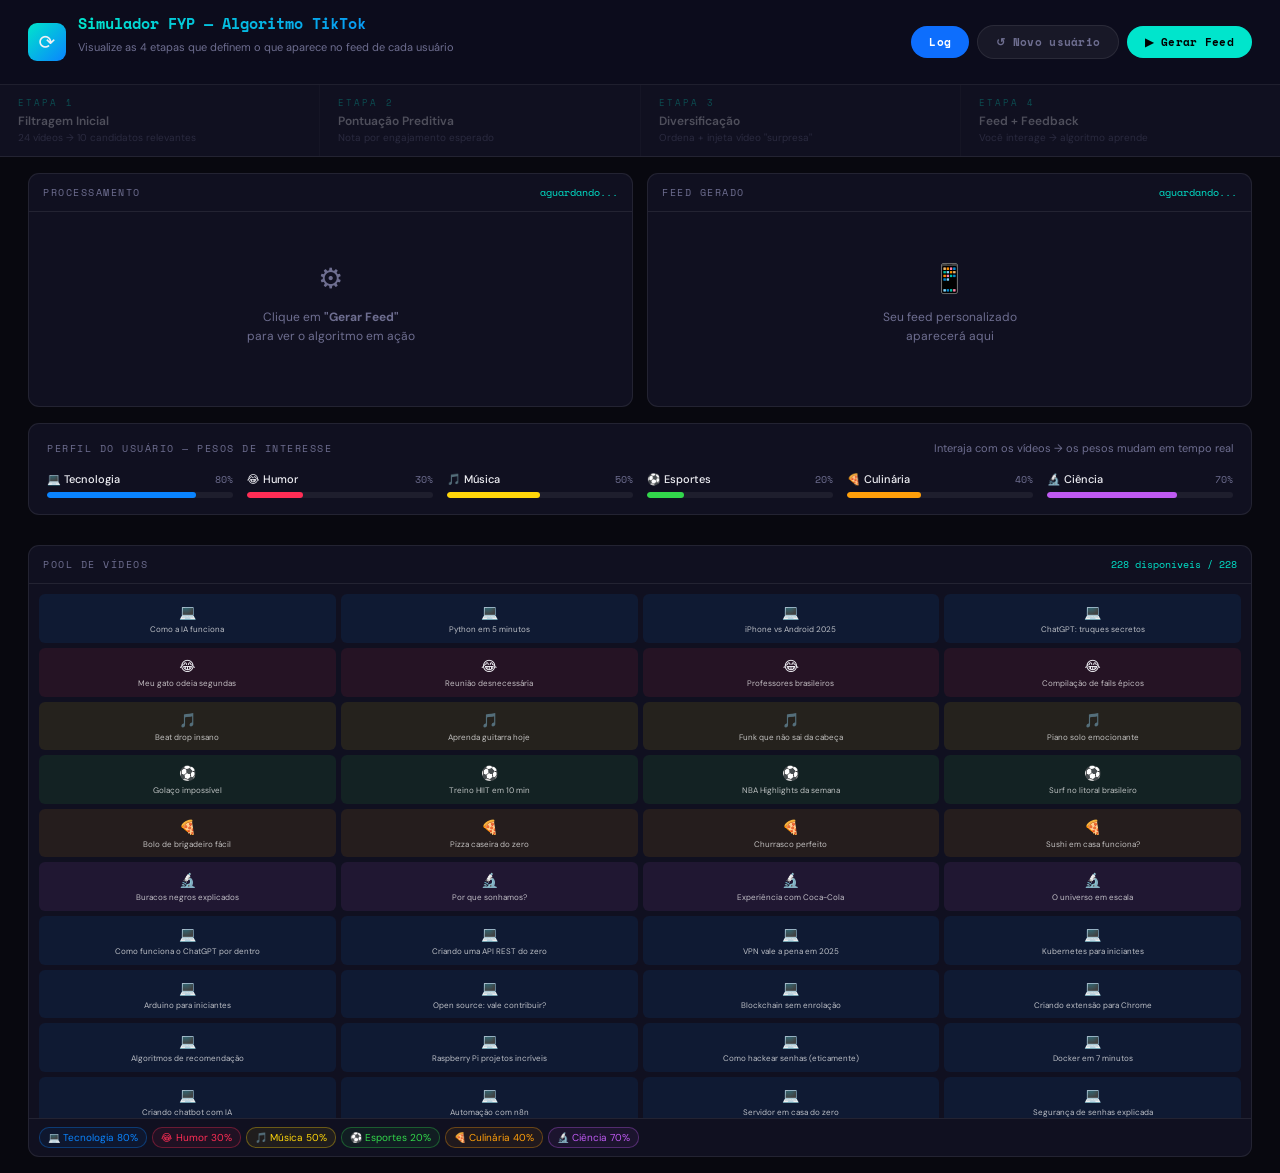
<file: simulador-fyp/index.html>
<!DOCTYPE html>
<html lang="pt-BR">

<head>
  <meta charset="UTF-8">
  <meta name="viewport" content="width=device-width, initial-scale=1.0">
  <title>Simulador FYP — Algoritmo TikTok</title>

  <!-- Fontes -->
  <link
    href="https://fonts.googleapis.com/css2?family=Space+Mono:wght@400;700&family=DM+Sans:wght@400;500;600&display=swap"
    rel="stylesheet">

  <link href="https://cdn.jsdelivr.net/npm/bootstrap@5.3.7/dist/css/bootstrap.min.css" rel="stylesheet">
  <!-- Estilos (ordem importa: variáveis primeiro) -->
  <link rel="stylesheet" href="css/variables.css">
  <link rel="stylesheet" href="css/header.css">
  <link rel="stylesheet" href="css/panels.css">
  <link rel="stylesheet" href="css/profile-log.css">


  <script src="https://cdn.jsdelivr.net/npm/bootstrap@5.3.7/dist/js/bootstrap.bundle.min.js">
  </script>
</head>

<body>

  <!-- ═══════════════════════ HEADER ═══════════════════════ -->
  <div class="top-section">
    <header class="hdr">
      <div class="brand">
        <div class="brand-icon">⟳</div>
        <div class="brand-text">
          <h1>Simulador FYP — Algoritmo TikTok</h1>
          <p>Visualize as 4 etapas que definem o que aparece no feed de cada usuário</p>
        </div>
      </div>
      <div class="hdr-btns">
        <button class="btn btn-primary" data-bs-toggle="offcanvas" href="#offcanvasExample" role="button" aria-controls="offcanvasExample">Log</button>
        <button class="btn btn-ghost" onclick="resetUser()">↺ Novo usuário</button>
        <button class="btn btn-sec" id="refreshBtn" onclick="runAlgorithm()">↺Atualizar feed</button>
        <button class="btn btn-run" id="runBtn" onclick="runAlgorithm()">▶ Gerar Feed</button>
      </div>
    </header>

    <!-- ═══════════════════════ BARRA DE ETAPAS ═══════════════════════ -->
    <div class="steps">
      <div class="step" id="step1">
        <div class="step-num">Etapa 1</div>
        <div class="step-ttl">Filtragem Inicial</div>
        <div class="step-dsc">24 vídeos → 10 candidatos relevantes</div>
      </div>
      <div class="step" id="step2">
        <div class="step-num">Etapa 2</div>
        <div class="step-ttl">Pontuação Preditiva</div>
        <div class="step-dsc">Nota por engajamento esperado</div>
      </div>
      <div class="step" id="step3">
        <div class="step-num">Etapa 3</div>
        <div class="step-ttl">Diversificação</div>
        <div class="step-dsc">Ordena + injeta vídeo "surpresa"</div>
      </div>
      <div class="step" id="step4">
        <div class="step-num">Etapa 4</div>
        <div class="step-ttl">Feed + Feedback</div>
        <div class="step-dsc">Você interage → algoritmo aprende</div>
      </div>
    </div>
  </div>

  <!-- ═══════════════════════ 3 PAINÉIS PRINCIPAIS ═══════════════════════ -->
  <div class="main grid2">

    <!-- Painel 2: Processamento -->
    <div class="panel">
      <div class="panel-hdr">
        <span class="panel-lbl">Processamento</span>
        <span class="panel-cnt" id="procMeta">aguardando...</span>
      </div>
      <div class="panel-body" id="procPanel">
        <div class="empty">
          <div class="ei">⚙️</div>
          <p>Clique em <strong>"Gerar Feed"</strong><br>para ver o algoritmo em ação</p>
        </div>
      </div>
    </div>

    <!-- Painel 3: Feed gerado -->
    <div class="panel">
      <div class="panel-hdr">
        <span class="panel-lbl">Feed Gerado</span>
        <span class="panel-cnt" id="feedMeta">aguardando...</span>
      </div>
      <div class="panel-body" id="feedPanel">
        <div class="empty">
          <div class="ei">📱</div>
          <p>Seu feed personalizado<br>aparecerá aqui</p>
        </div>
      </div>
    </div>
  </div>

  <!-- ═══════════════════════ PERFIL DO USUÁRIO ═══════════════════════ -->
  <div class="pro-sec">
    <div class="pro-panel">
      <div class="pro-hdr">
        <span class="pro-lbl">Perfil do Usuário — Pesos de Interesse</span>
        <span class="pro-hint">Interaja com os vídeos → os pesos mudam em tempo real</span>
      </div>
      <div class="int-grid" id="intGrid"></div>
    </div>
  </div>

  <div class="main grid1">
    <!-- Painel 1: Pool de vídeos -->
    <div class="panel">
      <div class="panel-hdr">
        <span class="panel-lbl">Pool de Vídeos</span>
        <span class="panel-cnt" id="poolMeta">24 vídeos</span>
      </div>
      <div class="panel-body">
        <div class="vgrid" id="vgrid"></div>
      </div>
      <div class="cat-leg" id="catLeg"></div>
    </div>
  </div>


  

  <div class="offcanvas offcanvas-start" tabindex="-1" id="offcanvasExample" aria-labelledby="offcanvasExampleLabel">

    <div class="offcanvas-body">
      <!-- ═══════════════════════ LOG DO ALGORITMO ═══════════════════════ -->
      <div>
        <div class="log-pan" id="logPanel">
          <span class="lm">// Log do algoritmo aparecerá aqui...</span>
        </div>
      </div>
    </div>
  </div>



  <!-- ═══════════════════════ SCRIPTS (ordem importa) ═══════════════════════ -->
  <!-- 1. Dados estáticos -->
  <script src="js/data.js"></script>
  <!-- 2. Estado mutável -->
  <script src="js/state.js"></script>
  <!-- 3. Algoritmo puro -->
  <script src="js/algorithm.js"></script>
  <!-- 4. Funções de renderização -->
  <script src="js/render.js"></script>
  <!-- 5. Interações e log -->
  <script src="js/interactions.js"></script>
  <!-- 6. Controlador principal (inicializa a app) -->
  <script src="js/main.js"></script>

</body>

</html>
</file>
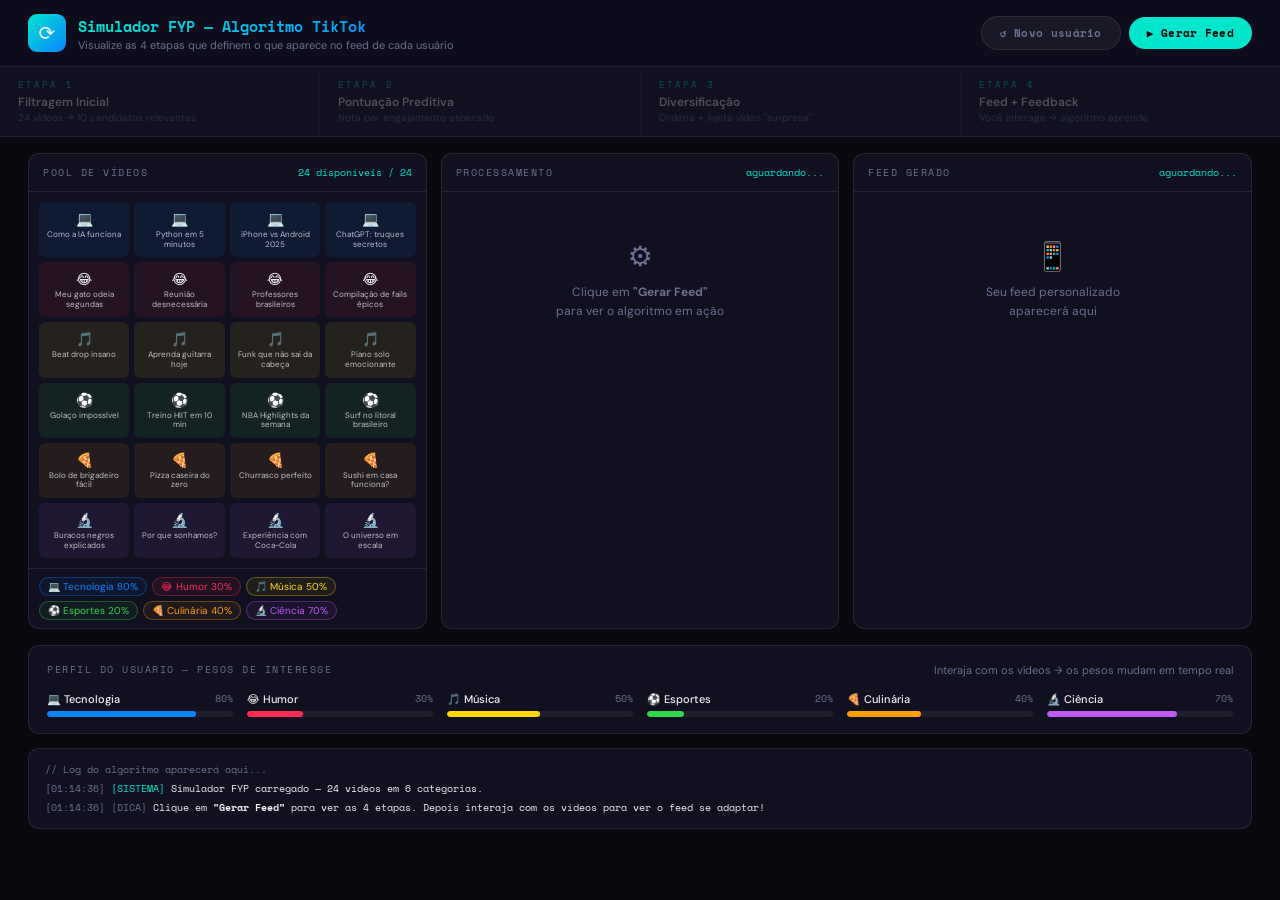
<file: simulador.html>
<!DOCTYPE html>
<html lang="pt-BR">
<head>
<meta charset="UTF-8">
<meta name="viewport" content="width=device-width, initial-scale=1.0">
<title>Simulador FYP — Algoritmo TikTok</title>
<link href="https://fonts.googleapis.com/css2?family=Space+Mono:wght@400;700&family=DM+Sans:wght@400;500;600&display=swap" rel="stylesheet">
<style>
:root {
  --bg: #08080f;
  --s1: #101020;
  --s2: #14142a;
  --border: rgba(255,255,255,0.08);
  --text: #f0f0f5;
  --muted: #6e6e90;
  --cyan: #00e5cc;
  --pink: #ff2d55;
  --gold: #ffd60a;
  --green: #32d74b;
  --orange: #ff9f0a;
  --blue: #0a84ff;
  --purple: #bf5af2;
  --mono: 'Space Mono', monospace;
  --body: 'DM Sans', ui-sans-serif, system-ui, sans-serif;
}
* { box-sizing: border-box; margin: 0; padding: 0; }
html { font-size: 14px; }
body { background: var(--bg); color: var(--text); font-family: var(--body); min-height: 100vh; }

/* HEADER */
.hdr {
  background: #0c0c1c;
  border-bottom: 1px solid var(--border);
  padding: 14px 28px;
  display: flex;
  align-items: center;
  justify-content: space-between;
  position: sticky;
  top: 0;
  z-index: 99;
}
.brand { display: flex; align-items: center; gap: 12px; }
.brand-icon {
  width: 38px; height: 38px;
  border-radius: 9px;
  background: linear-gradient(135deg, var(--cyan), var(--blue));
  display: flex; align-items: center; justify-content: center;
  font-size: 20px; flex-shrink: 0;
}
.brand-text h1 {
  font-family: var(--mono);
  font-size: 15px;
  font-weight: 700;
  background: linear-gradient(90deg, var(--cyan), var(--blue));
  -webkit-background-clip: text;
  -webkit-text-fill-color: transparent;
}
.brand-text p { font-size: 11px; color: var(--muted); margin-top: 1px; }
.hdr-btns { display: flex; gap: 8px; align-items: center; }
.btn {
  border: none; border-radius: 20px;
  font-family: var(--mono); font-size: 11px; font-weight: 700;
  cursor: pointer; padding: 8px 18px;
  transition: all 0.18s; letter-spacing: 0.3px;
}
.btn-ghost { background: rgba(255,255,255,0.05); color: var(--muted); border: 1px solid var(--border); }
.btn-ghost:hover { background: rgba(255,255,255,0.1); color: var(--text); }
.btn-sec { background: rgba(0,229,204,0.1); color: var(--cyan); border: 1px solid rgba(0,229,204,0.25); display: none; }
.btn-sec.show { display: block; }
.btn-sec:hover { background: rgba(0,229,204,0.18); }
.btn-run { background: var(--cyan); color: #000; }
.btn-run:hover { background: #00cfba; transform: scale(1.02); }
.btn-run:disabled { opacity: 0.4; cursor: not-allowed; transform: none; }

/* STEP BAR */
.steps {
  display: flex;
  background: var(--s1);
  border-bottom: 1px solid var(--border);
  overflow-x: auto;
}
.step {
  flex: 1; min-width: 170px;
  padding: 11px 18px;
  border-right: 1px solid var(--border);
  opacity: 0.28;
  transition: all 0.4s;
  position: relative;
}
.step:last-child { border-right: none; }
.step::after {
  content: '';
  position: absolute;
  bottom: 0; left: 0; right: 0;
  height: 2px;
  background: var(--cyan);
  transform: scaleX(0);
  transition: transform 0.4s;
}
.step.active { opacity: 1; background: rgba(0,229,204,0.04); }
.step.active::after { transform: scaleX(1); }
.step.done { opacity: 0.55; }
.step.done::after { transform: scaleX(1); background: rgba(0,229,204,0.3); }
.step-num { font-family: var(--mono); font-size: 9px; color: var(--cyan); letter-spacing: 2px; text-transform: uppercase; margin-bottom: 3px; }
.step-ttl { font-size: 12px; font-weight: 600; margin-bottom: 1px; }
.step-dsc { font-size: 10px; color: var(--muted); line-height: 1.4; }

/* MAIN GRID */
.main {
  display: grid;
  grid-template-columns: 1fr 1fr 1fr;
  gap: 14px;
  padding: 16px 28px;
}
@media (max-width: 1100px) { .main { grid-template-columns: 1fr; } }

/* PANEL */
.panel {
  background: var(--s1);
  border: 1px solid var(--border);
  border-radius: 11px;
  overflow: hidden;
  display: flex;
  flex-direction: column;
}
.panel-hdr {
  padding: 11px 14px;
  border-bottom: 1px solid var(--border);
  display: flex; align-items: center; justify-content: space-between;
  flex-shrink: 0;
}
.panel-lbl { font-family: var(--mono); font-size: 10px; color: var(--muted); letter-spacing: 1.5px; text-transform: uppercase; }
.panel-cnt { font-family: var(--mono); font-size: 10px; color: var(--cyan); }
.panel-body { padding: 10px; overflow-y: auto; flex: 1; max-height: 490px; }

/* VIDEO GRID */
.vgrid { display: grid; grid-template-columns: repeat(4,1fr); gap: 5px; }
.vchip {
  border-radius: 6px; padding: 7px 5px; text-align: center;
  transition: all 0.5s; position: relative;
  border: 1px solid transparent; cursor: help;
}
.vchip.dim { opacity: 0.09; filter: grayscale(0.9); }
.vchip.hi  { border-color: rgba(255,255,255,0.18); }
.vchip .icon { font-size: 14px; display: block; margin-bottom: 2px; }
.vchip .vtit { font-size: 8px; color: rgba(255,255,255,0.72); line-height: 1.2; overflow: hidden; display: -webkit-box; -webkit-line-clamp: 2; -webkit-box-orient: vertical; }
.vchip .vseen { font-size: 7px; color: rgba(255,255,255,0.28); margin-top: 2px; }

/* CATEGORY LEGEND */
.cat-leg { display: flex; flex-wrap: wrap; gap: 5px; padding: 8px 10px; border-top: 1px solid var(--border); flex-shrink: 0; }
.cat-pill { font-size: 10px; padding: 2px 8px; border-radius: 10px; border: 1px solid; }

/* CANDIDATE LIST */
.clist { display: flex; flex-direction: column; gap: 7px; }
.ccard {
  background: var(--s2); border: 1px solid var(--border); border-radius: 8px;
  padding: 9px 11px; display: flex; align-items: center; gap: 9px;
  animation: slIn 0.3s ease both;
}
@keyframes slIn { from { opacity:0; transform:translateX(-8px); } to { opacity:1; transform:translateX(0); } }
.ccard .icon { font-size: 18px; flex-shrink: 0; }
.cinfo { flex:1; min-width:0; }
.ctit { font-size: 11px; font-weight: 500; white-space: nowrap; overflow: hidden; text-overflow: ellipsis; }
.cmeta { font-size: 10px; color: var(--muted); margin-top: 1px; }
.swrap { flex-shrink: 0; width: 64px; }
.snum { font-family: var(--mono); font-size: 10px; color: var(--cyan); text-align: right; margin-bottom: 2px; }
.strk { height: 3px; background: rgba(255,255,255,0.08); border-radius: 2px; overflow: hidden; }
.sfil { height: 100%; border-radius: 2px; transition: width 0.8s ease; }

/* FEED */
.flist { display: flex; flex-direction: column; gap: 9px; }
.fcard {
  background: var(--s2); border: 1px solid var(--border); border-radius: 9px;
  padding: 11px; animation: fdUp 0.4s ease both; transition: opacity 0.3s;
}
@keyframes fdUp { from { opacity:0; transform:translateY(8px); } to { opacity:1; transform:translateY(0); } }
.fcard.disc { border-color: rgba(255,214,10,0.3); background: rgba(255,214,10,0.03); }
.fcard.used { opacity: 0.45; }
.fcrd-top { display: flex; align-items: flex-start; gap: 9px; margin-bottom: 9px; }
.fcard .icon { font-size: 22px; flex-shrink: 0; }
.finf { flex:1; min-width:0; }
.ftit { font-size: 12px; font-weight: 600; margin-bottom: 2px; white-space: nowrap; overflow: hidden; text-overflow: ellipsis; }
.fcrt { font-size: 10px; color: var(--muted); }
.frt { display:flex; flex-direction:column; align-items:flex-end; gap:3px; flex-shrink:0; }
.fpts { font-family: var(--mono); font-size: 10px; color: var(--cyan); }
.fpill { font-size: 9px; padding: 1px 7px; border-radius: 8px; font-weight: 600; }
.fpill-r { background: rgba(0,229,204,0.1); color: var(--cyan); border: 1px solid rgba(0,229,204,0.2); }
.fpill-d { background: rgba(255,214,10,0.12); color: var(--gold); border: 1px solid rgba(255,214,10,0.25); }
.faction { display: flex; gap: 5px; }
.abtn {
  flex: 1; padding: 5px;
  border-radius: 5px; border: 1px solid var(--border);
  background: transparent; color: var(--muted);
  font-size: 10px; cursor: pointer;
  transition: all 0.15s; font-family: var(--body); font-weight: 500;
}
.abtn:hover { background: var(--s1); }
.abtn.wa:hover { border-color: var(--green); color: var(--green); }
.abtn.li:hover { border-color: var(--pink); color: var(--pink); }
.abtn.sk:hover { border-color: var(--orange); color: var(--orange); }
.abtn:disabled { opacity: 0.3; cursor: not-allowed; }

/* PROFILE */
.pro-sec { padding: 0 28px 14px; }
.pro-panel { background: var(--s1); border: 1px solid var(--border); border-radius: 11px; padding: 16px 18px; }
.pro-hdr { display: flex; align-items: center; justify-content: space-between; margin-bottom: 14px; }
.pro-lbl { font-family: var(--mono); font-size: 10px; color: var(--muted); letter-spacing: 1.5px; text-transform: uppercase; }
.pro-hint { font-size: 11px; color: var(--muted); }
.int-grid { display: grid; grid-template-columns: repeat(6,1fr); gap: 14px; }
@media (max-width: 900px) { .int-grid { grid-template-columns: repeat(3,1fr); } }
.int-lbl { display: flex; align-items: center; justify-content: space-between; margin-bottom: 5px; }
.int-nm { font-size: 11px; font-weight: 500; }
.int-pct { font-family: var(--mono); font-size: 10px; color: var(--muted); }
.int-trk { height: 6px; background: rgba(255,255,255,0.06); border-radius: 3px; overflow: hidden; }
.int-fil { height: 100%; border-radius: 3px; transition: width 0.5s ease; }

/* LOG */
.log-sec { padding: 0 28px 28px; }
.log-pan {
  background: var(--s1); border: 1px solid var(--border); border-radius: 11px;
  padding: 11px 16px; font-family: var(--mono); font-size: 10px;
  max-height: 112px; overflow-y: auto; line-height: 1.9;
}
.log-line { animation: lf 0.25s ease; }
@keyframes lf { from { opacity:0; } to { opacity:1; } }
.lc { color: var(--cyan); }
.lp { color: var(--pink); }
.lg { color: var(--green); }
.lo { color: var(--gold); }
.lm { color: var(--muted); }

/* EMPTY STATE */
.empty { text-align: center; padding: 36px 16px; color: var(--muted); }
.empty .ei { font-size: 28px; margin-bottom: 8px; }
.empty p { font-size: 12px; line-height: 1.6; }

::-webkit-scrollbar { width: 3px; height: 3px; }
::-webkit-scrollbar-track { background: transparent; }
::-webkit-scrollbar-thumb { background: rgba(255,255,255,0.1); border-radius: 2px; }
</style>
</head>
<body>

<!-- HEADER -->
<header class="hdr">
  <div class="brand">
    <div class="brand-icon">⟳</div>
    <div class="brand-text">
      <h1>Simulador FYP — Algoritmo TikTok</h1>
      <p>Visualize as 4 etapas que definem o que aparece no feed de cada usuário</p>
    </div>
  </div>
  <div class="hdr-btns">
    <button class="btn btn-ghost" onclick="resetUser()">↺ Novo usuário</button>
    <button class="btn btn-sec" id="refreshBtn" onclick="runAlgorithm()">↺ Atualizar feed</button>
    <button class="btn btn-run" id="runBtn" onclick="runAlgorithm()">▶ Gerar Feed</button>
  </div>
</header>

<!-- STEPS BAR -->
<div class="steps">
  <div class="step" id="step1">
    <div class="step-num">Etapa 1</div>
    <div class="step-ttl">Filtragem Inicial</div>
    <div class="step-dsc">24 vídeos → 10 candidatos relevantes</div>
  </div>
  <div class="step" id="step2">
    <div class="step-num">Etapa 2</div>
    <div class="step-ttl">Pontuação Preditiva</div>
    <div class="step-dsc">Nota por engajamento esperado</div>
  </div>
  <div class="step" id="step3">
    <div class="step-num">Etapa 3</div>
    <div class="step-ttl">Diversificação</div>
    <div class="step-dsc">Ordena + injeta vídeo "surpresa"</div>
  </div>
  <div class="step" id="step4">
    <div class="step-num">Etapa 4</div>
    <div class="step-ttl">Feed + Feedback</div>
    <div class="step-dsc">Você interage → algoritmo aprende</div>
  </div>
</div>

<!-- MAIN 3 COLUMNS -->
<div class="main">
  <!-- POOL -->
  <div class="panel">
    <div class="panel-hdr">
      <span class="panel-lbl">Pool de Vídeos</span>
      <span class="panel-cnt" id="poolMeta">24 vídeos</span>
    </div>
    <div class="panel-body">
      <div class="vgrid" id="vgrid"></div>
    </div>
    <div class="cat-leg" id="catLeg"></div>
  </div>

  <!-- PROCESSING -->
  <div class="panel">
    <div class="panel-hdr">
      <span class="panel-lbl">Processamento</span>
      <span class="panel-cnt" id="procMeta">aguardando...</span>
    </div>
    <div class="panel-body" id="procPanel">
      <div class="empty">
        <div class="ei">⚙️</div>
        <p>Clique em <strong>"Gerar Feed"</strong><br>para ver o algoritmo em ação</p>
      </div>
    </div>
  </div>

  <!-- FEED -->
  <div class="panel">
    <div class="panel-hdr">
      <span class="panel-lbl">Feed Gerado</span>
      <span class="panel-cnt" id="feedMeta">aguardando...</span>
    </div>
    <div class="panel-body" id="feedPanel">
      <div class="empty">
        <div class="ei">📱</div>
        <p>Seu feed personalizado<br>aparecerá aqui</p>
      </div>
    </div>
  </div>
</div>

<!-- USER PROFILE -->
<div class="pro-sec">
  <div class="pro-panel">
    <div class="pro-hdr">
      <span class="pro-lbl">Perfil do Usuário — Pesos de Interesse</span>
      <span class="pro-hint">Interaja com os vídeos → os pesos mudam em tempo real</span>
    </div>
    <div class="int-grid" id="intGrid"></div>
  </div>
</div>

<!-- LOG -->
<div class="log-sec">
  <div class="log-pan" id="logPanel">
    <span class="lm">// Log do algoritmo aparecerá aqui...</span>
  </div>
</div>

<script>
// ═══════════════════════════════════════════════════
// DATA
// ═══════════════════════════════════════════════════
const CATS = {
  tech:    { label:'Tecnologia', icon:'💻', color:'#0a84ff' },
  humor:   { label:'Humor',      icon:'😂', color:'#ff2d55' },
  music:   { label:'Música',     icon:'🎵', color:'#ffd60a' },
  sports:  { label:'Esportes',   icon:'⚽', color:'#32d74b' },
  food:    { label:'Culinária',  icon:'🍕', color:'#ff9f0a' },
  science: { label:'Ciência',    icon:'🔬', color:'#bf5af2' },
};

const VIDEOS = [
  {id:1, title:'Como a IA funciona',         cat:'tech',    cr:0.78, lr:0.12, rr:0.22, creator:'TechBrasil'},
  {id:2, title:'Python em 5 minutos',        cat:'tech',    cr:0.82, lr:0.09, rr:0.18, creator:'CodeNinja'},
  {id:3, title:'iPhone vs Android 2025',     cat:'tech',    cr:0.65, lr:0.14, rr:0.10, creator:'GadgetBr'},
  {id:4, title:'ChatGPT: truques secretos',  cat:'tech',    cr:0.90, lr:0.20, rr:0.35, creator:'AItips'},
  {id:5, title:'Meu gato odeia segundas',    cat:'humor',   cr:0.95, lr:0.35, rr:0.60, creator:'PetComedy'},
  {id:6, title:'Reunião desnecessária',      cat:'humor',   cr:0.88, lr:0.28, rr:0.45, creator:'OfficeLife'},
  {id:7, title:'Professores brasileiros',    cat:'humor',   cr:0.92, lr:0.40, rr:0.55, creator:'EscolaCaos'},
  {id:8, title:'Compilação de fails épicos', cat:'humor',   cr:0.75, lr:0.22, rr:0.30, creator:'FailZone'},
  {id:9, title:'Beat drop insano',           cat:'music',   cr:0.70, lr:0.18, rr:0.40, creator:'BeatMaker'},
  {id:10,title:'Aprenda guitarra hoje',      cat:'music',   cr:0.55, lr:0.08, rr:0.15, creator:'GuitarPro'},
  {id:11,title:'Funk que não sai da cabeça', cat:'music',   cr:0.85, lr:0.30, rr:0.65, creator:'FunkBr'},
  {id:12,title:'Piano solo emocionante',     cat:'music',   cr:0.60, lr:0.15, rr:0.20, creator:'PianoVibe'},
  {id:13,title:'Golaço impossível',          cat:'sports',  cr:0.92, lr:0.38, rr:0.70, creator:'FutebolBr'},
  {id:14,title:'Treino HIIT em 10 min',      cat:'sports',  cr:0.48, lr:0.10, rr:0.12, creator:'FitBrasil'},
  {id:15,title:'NBA Highlights da semana',   cat:'sports',  cr:0.72, lr:0.20, rr:0.30, creator:'BasqueteBr'},
  {id:16,title:'Surf no litoral brasileiro', cat:'sports',  cr:0.80, lr:0.25, rr:0.38, creator:'SurfLife'},
  {id:17,title:'Bolo de brigadeiro fácil',   cat:'food',    cr:0.85, lr:0.22, rr:0.28, creator:'DoceVida'},
  {id:18,title:'Pizza caseira do zero',      cat:'food',    cr:0.78, lr:0.18, rr:0.20, creator:'ChefHome'},
  {id:19,title:'Churrasco perfeito',         cat:'food',    cr:0.90, lr:0.32, rr:0.42, creator:'AsadorBr'},
  {id:20,title:'Sushi em casa funciona?',    cat:'food',    cr:0.68, lr:0.15, rr:0.18, creator:'JaponêsAqui'},
  {id:21,title:'Buracos negros explicados',  cat:'science', cr:0.72, lr:0.16, rr:0.25, creator:'AstroFísica'},
  {id:22,title:'Por que sonhamos?',          cat:'science', cr:0.80, lr:0.19, rr:0.30, creator:'NeuroLab'},
  {id:23,title:'Experiência com Coca-Cola',  cat:'science', cr:0.88, lr:0.28, rr:0.50, creator:'QuímicaMais'},
  {id:24,title:'O universo em escala',       cat:'science', cr:0.65, lr:0.14, rr:0.22, creator:'CosmosTV'},
];

let user = {
  interests: {tech:0.80, humor:0.30, music:0.50, sports:0.20, food:0.40, science:0.70},
  history: new Set(),
};

let running = false;

// ═══════════════════════════════════════════════════
// ALGORITHM (4 STEPS)
// ═══════════════════════════════════════════════════

// STEP 1 — Collaborative filtering + history filtering
function step1(videos, user) {
  const eligible = videos.filter(v => !user.history.has(v.id));
  return eligible
    .map(v => ({
      ...v,
      relevance: user.interests[v.cat] * 0.65 + v.cr * 0.20 + Math.random() * 0.15
    }))
    .sort((a, b) => b.relevance - a.relevance)
    .slice(0, 10);
}

// STEP 2 — Predictive engagement score
function step2(candidates, user) {
  return candidates
    .map(v => {
      const interest = user.interests[v.cat];
      const engagement = v.cr * 0.40 + v.lr * 0.30 + v.rr * 0.30;
      const score = Math.round((interest * 0.40 + engagement * 0.60) * 100 * 10) / 10;
      return { ...v, score };
    })
    .sort((a, b) => b.score - a.score);
}

// STEP 3 — Sort + diversify + inject discovery video
function step3(scored) {
  const feed = [];
  const usedCats = new Set();

  for (const v of scored) {
    if (feed.length >= 5) break;
    const last = feed[feed.length - 1];
    if (!last || last.cat !== v.cat) {
      feed.push(v);
      usedCats.add(v.cat);
    }
  }

  for (const v of scored) {
    if (feed.length >= 5) break;
    if (!feed.find(f => f.id === v.id)) feed.push(v);
  }

  // Discovery: lower score, ideally a different category
  const discovery = scored.slice().reverse().find(v =>
    !feed.find(f => f.id === v.id) && !usedCats.has(v.cat)
  ) || scored[scored.length - 1];

  if (discovery && !feed.find(f => f.id === discovery.id)) {
    feed.push({ ...discovery, isDiscovery: true });
  }

  return feed.slice(0, 6);
}

// ═══════════════════════════════════════════════════
// RENDER FUNCTIONS
// ═══════════════════════════════════════════════════
function renderPool(highlights = null) {
  const avail = VIDEOS.filter(v => !user.history.has(v.id)).length;
  document.getElementById('poolMeta').textContent =
    `${avail} disponíveis / ${VIDEOS.length}`;

  document.getElementById('vgrid').innerHTML = VIDEOS.map(v => {
    const cat = CATS[v.cat];
    const isDim = highlights && !highlights.includes(v.id);
    const isHi  = highlights && highlights.includes(v.id);
    const seen  = user.history.has(v.id);
    return `<div class="vchip ${isDim?'dim':''} ${isHi?'hi':''}"
      style="background:${cat.color}16;${isHi?`border-color:${cat.color}55;`:''}"
      title="${v.title} | @${v.creator} | Completion: ${Math.round(v.cr*100)}% | Likes: ${Math.round(v.lr*100)}%">
      <span class="icon">${cat.icon}</span>
      <div class="vtit">${v.title}</div>
      ${seen?'<div class="vseen">✓ visto</div>':''}
    </div>`;
  }).join('');
}

function renderLegend() {
  document.getElementById('catLeg').innerHTML = Object.entries(CATS).map(([k,c]) =>
    `<span class="cat-pill" style="color:${c.color};border-color:${c.color}55;background:${c.color}12">
      ${c.icon} ${c.label} ${Math.round(user.interests[k]*100)}%
    </span>`
  ).join('');
}

function renderCandidates(list, showScore) {
  document.getElementById('procMeta').textContent = `${list.length} candidatos`;
  document.getElementById('procPanel').innerHTML =
    `<div class="clist">${list.map((v,i) => {
      const cat = CATS[v.cat];
      const val = showScore ? v.score.toFixed(1) + 'pts' : Math.round((v.relevance||0)*100) + '%';
      const pct = showScore ? v.score : Math.round((v.relevance||0)*100);
      return `<div class="ccard" style="animation-delay:${i*0.04}s;border-left:3px solid ${cat.color};">
        <div class="icon">${cat.icon}</div>
        <div class="cinfo">
          <div class="ctit">${v.title}</div>
          <div class="cmeta">@${v.creator} · ${cat.label}</div>
        </div>
        <div class="swrap">
          <div class="snum">${val}</div>
          <div class="strk"><div class="sfil" style="width:${pct}%;background:${cat.color}"></div></div>
        </div>
      </div>`;
    }).join('')}</div>`;
}

function renderFeed(feed) {
  document.getElementById('feedMeta').textContent = `${feed.length} vídeos`;
  document.getElementById('feedPanel').innerHTML =
    `<div class="flist">${feed.map((v,i) => {
      const cat = CATS[v.cat];
      return `<div class="fcard ${v.isDiscovery?'disc':''}" id="fc-${v.id}" style="animation-delay:${i*0.06}s;border-left:3px solid ${cat.color};">
        <div class="fcrd-top">
          <div class="icon">${cat.icon}</div>
          <div class="finf">
            <div class="ftit">${v.title}</div>
            <div class="fcrt">@${v.creator} · ${cat.label}</div>
          </div>
          <div class="frt">
            <span class="fpts">${v.score}pts</span>
            ${v.isDiscovery
              ? '<span class="fpill fpill-d">★ Descoberta</span>'
              : `<span class="fpill fpill-r">#${i+1}</span>`}
          </div>
        </div>
        <div class="faction">
          <button class="abtn wa" onclick="interact(${v.id},'${v.cat}','watch',this)">✓ Assistiu</button>
          <button class="abtn li" onclick="interact(${v.id},'${v.cat}','like',this)">♥ Curtiu</button>
          <button class="abtn sk" onclick="interact(${v.id},'${v.cat}','skip',this)">⏭ Pulou</button>
        </div>
      </div>`;
    }).join('')}</div>`;
}

function renderInterests() {
  document.getElementById('intGrid').innerHTML = Object.entries(user.interests).map(([k,v]) => {
    const cat = CATS[k];
    return `<div>
      <div class="int-lbl">
        <span class="int-nm">${cat.icon} ${cat.label}</span>
        <span class="int-pct" id="ipct-${k}">${Math.round(v*100)}%</span>
      </div>
      <div class="int-trk">
        <div class="int-fil" id="ibar-${k}" style="width:${v*100}%;background:${cat.color}"></div>
      </div>
    </div>`;
  }).join('');
}

function updateInterestBar(k) {
  const v = user.interests[k];
  const bar = document.getElementById(`ibar-${k}`);
  const pct = document.getElementById(`ipct-${k}`);
  if (bar) bar.style.width = (v*100)+'%';
  if (pct) pct.textContent = Math.round(v*100)+'%';
  renderLegend();
}

// ═══════════════════════════════════════════════════
// INTERACTIONS
// ═══════════════════════════════════════════════════
const DELTA = {watch:0.07, like:0.10, skip:-0.08};
const ILBL  = {watch:'✓ assistiu', like:'♥ curtiu', skip:'⏭ pulou'};

function interact(videoId, cat, action, btn) {
  const card = document.getElementById(`fc-${videoId}`);
  card.querySelectorAll('.abtn').forEach(b => b.disabled = true);
  card.classList.add('used');

  const delta = DELTA[action];
  user.interests[cat] = Math.max(0.05, Math.min(1.0, user.interests[cat] + delta));
  updateInterestBar(cat);
  user.history.add(videoId);
  renderPool();

  const title = card.querySelector('.ftit').textContent;
  const sign  = delta > 0 ? '+' : '';
  const cls   = delta > 0 ? 'lg' : 'lp';
  log(`<span class="${cls}">[INTERAÇÃO]</span> ${ILBL[action]} "${title}" → ${CATS[cat].label} <span class="${cls}">${sign}${Math.round(delta*100)}%</span>`);
  document.getElementById('refreshBtn').classList.add('show');
}

// ═══════════════════════════════════════════════════
// MAIN RUNNER
// ═══════════════════════════════════════════════════
async function runAlgorithm() {
  if (running) return;
  running = true;
  const btn = document.getElementById('runBtn');
  btn.disabled = true;
  btn.textContent = '⏳ Processando...';
  document.getElementById('refreshBtn').classList.remove('show');
  clearLog();

  document.querySelectorAll('.step').forEach(s => s.classList.remove('active','done'));
  renderPool();
  renderLegend();

  const avail = VIDEOS.filter(v => !user.history.has(v.id)).length;
  log(`<span class="lc">[INÍCIO]</span> Pool: <strong>${VIDEOS.length} vídeos</strong> | Histórico: <strong>${user.history.size} vistos</strong> | Elegíveis: <strong>${avail}</strong>`);

  await wait(500);

  // ── ETAPA 1 ──
  setStep('step1','active');
  log(`<span class="lc">[ETAPA 1]</span> Filtragem colaborativa — priorizando categorias de maior interesse do usuário...`);
  await wait(700);

  const candidates = step1(VIDEOS, user);
  renderPool(candidates.map(v => v.id));
  renderCandidates(candidates, false);
  log(`<span class="lc">[ETAPA 1]</span> ${avail} elegíveis → <strong>${candidates.length} candidatos</strong>. Mais relevante: "${candidates[0]?.title}"`);

  await wait(1500);
  setStep('step1','done');

  // ── ETAPA 2 ──
  setStep('step2','active');
  log(`<span class="lo">[ETAPA 2]</span> Calculando pontuação — fórmula: completion×40% + likes×30% + replays×30%...`);
  await wait(700);

  const scored = step2(candidates, user);
  renderCandidates(scored, true);
  log(`<span class="lo">[ETAPA 2]</span> Pontuação concluída. Líder: <strong>"${scored[0]?.title}"</strong> com ${scored[0]?.score}pts`);

  await wait(1500);
  setStep('step2','done');

  // ── ETAPA 3 ──
  setStep('step3','active');
  log(`<span class="lp">[ETAPA 3]</span> Diversificando — evitando categorias repetidas + injetando vídeo surpresa...`);
  await wait(700);

  const feed = step3(scored);
  const disc = feed.find(v => v.isDiscovery);
  log(`<span class="lp">[ETAPA 3]</span> ${scored.length} candidatos → ${feed.length} vídeos no feed. Surpresa: <strong>"${disc?.title}"</strong> (${CATS[disc?.cat]?.label})`);

  await wait(800);
  setStep('step3','done');

  // ── ETAPA 4 ──
  setStep('step4','active');
  renderFeed(feed);
  log(`<span class="lg">[ETAPA 4]</span> Feed pronto com <strong>${feed.length} vídeos</strong>! Interaja para ver o algoritmo aprender em tempo real →`);
  setStep('step4','done');

  btn.disabled = false;
  btn.textContent = '↺ Regenerar Feed';
  running = false;
}

// ═══════════════════════════════════════════════════
// HELPERS
// ═══════════════════════════════════════════════════
function setStep(id, cls) {
  const el = document.getElementById(id);
  if (cls === 'active') { el.classList.add('active'); el.classList.remove('done'); }
  if (cls === 'done')   { el.classList.remove('active'); el.classList.add('done'); }
}

function wait(ms) { return new Promise(r => setTimeout(r, ms)); }

function log(html) {
  const panel = document.getElementById('logPanel');
  const time  = new Date().toLocaleTimeString('pt-BR');
  const line  = document.createElement('div');
  line.className = 'log-line';
  line.innerHTML = `<span class="lm">[${time}]</span> ${html}`;
  panel.appendChild(line);
  panel.scrollTop = panel.scrollHeight;
}

function clearLog() { document.getElementById('logPanel').innerHTML = ''; }

function resetUser() {
  user = {
    interests: {tech:0.80, humor:0.30, music:0.50, sports:0.20, food:0.40, science:0.70},
    history: new Set(),
  };
  document.getElementById('runBtn').textContent = '▶ Gerar Feed';
  document.getElementById('refreshBtn').classList.remove('show');
  document.getElementById('procPanel').innerHTML = '<div class="empty"><div class="ei">⚙️</div><p>Clique em <strong>"Gerar Feed"</strong><br>para ver o algoritmo em ação</p></div>';
  document.getElementById('feedPanel').innerHTML = '<div class="empty"><div class="ei">📱</div><p>Seu feed personalizado<br>aparecerá aqui</p></div>';
  document.getElementById('procMeta').textContent = 'aguardando...';
  document.getElementById('feedMeta').textContent = 'aguardando...';
  document.querySelectorAll('.step').forEach(s => s.classList.remove('active','done'));
  renderPool(); renderInterests(); renderLegend(); clearLog();
  log(`<span class="lc">[SISTEMA]</span> Usuário resetado — interesses e histórico limpos.`);
}

// ═══════════════════════════════════════════════════
// INIT
// ═══════════════════════════════════════════════════
renderPool();
renderInterests();
renderLegend();
log(`<span class="lc">[SISTEMA]</span> Simulador FYP carregado — ${VIDEOS.length} vídeos em 6 categorias.`);
log(`<span class="lm">[DICA]</span> Clique em <strong>"Gerar Feed"</strong> para ver as 4 etapas. Depois interaja com os vídeos para ver o feed se adaptar!`);
</script>
</body>
</html>
</file>
<file: simulador-fyp/css/variables.css>
/* ═══════════════════════════════════════════════════
   VARIÁVEIS GLOBAIS & RESET
   ═══════════════════════════════════════════════════ */

:root {
  --bg:     #08080f;
  --s1:     #101020;
  --s2:     #14142a;
  --border: rgba(255,255,255,0.08);
  --text:   #f0f0f5;
  --muted:  #6e6e90;
  --cyan:   #00e5cc;
  --pink:   #ff2d55;
  --gold:   #ffd60a;
  --green:  #32d74b;
  --orange: #ff9f0a;
  --blue:   #0a84ff;
  --purple: #bf5af2;
  --mono:   'Space Mono', monospace;
  --body:   'DM Sans', ui-sans-serif, system-ui, sans-serif;
}

* { box-sizing: border-box; margin: 0; padding: 0; }

html { font-size: 14px; }

body {
  background: var(--bg);
  color: var(--text);
  font-family: var(--body);
  min-height: 100vh;
  display: flex;
  flex-direction: column;
  justify-content: space-between;
}

/* Scrollbar global */
::-webkit-scrollbar       { width: 3px; height: 3px; }
::-webkit-scrollbar-track { background: transparent; }
::-webkit-scrollbar-thumb { background: rgba(255,255,255,0.1); border-radius: 2px; }

.top-section {
  display: flex;
  flex-direction: column;
  gap: 0;
}
</file>
<file: simulador-fyp/css/header.css>
/* ═══════════════════════════════════════════════════
   HEADER & BOTÕES
   ═══════════════════════════════════════════════════ */

.hdr {
  background: #0c0c1c;
  border-bottom: 1px solid var(--border);
  padding: 14px 28px;
  display: flex;
  align-items: center;
  justify-content: space-between;
  position: sticky;
  top: 0;
  z-index: 99;
}

.brand { display: flex; align-items: center; gap: 12px; }

.brand-icon {
  width: 38px; height: 38px;
  border-radius: 9px;
  background: linear-gradient(135deg, var(--cyan), var(--blue));
  display: flex; align-items: center; justify-content: center;
  font-size: 20px; flex-shrink: 0;
}

.brand-text h1 {
  font-family: var(--mono);
  font-size: 15px;
  font-weight: 700;
  background: linear-gradient(90deg, var(--cyan), var(--blue));
  -webkit-background-clip: text;
  -webkit-text-fill-color: transparent;
}

.brand-text p { font-size: 11px; color: var(--muted); margin-top: 1px; }

.hdr-btns { display: flex; gap: 8px; align-items: center; }

.btn {
  border: none; border-radius: 20px;
  font-family: var(--mono); font-size: 11px; font-weight: 700;
  cursor: pointer; padding: 8px 18px;
  transition: all 0.18s; letter-spacing: 0.3px;
}

.btn-ghost { background: rgba(255,255,255,0.05); color: var(--muted); border: 1px solid var(--border); }
.btn-ghost:hover { background: rgba(255,255,255,0.1); color: var(--text); }

.btn-sec { background: rgba(0,229,204,0.1); color: var(--cyan); border: 1px solid rgba(0,229,204,0.25); display: none; }
.btn-sec.show { display: block; }
.btn-sec:hover { background: rgba(0,229,204,0.18); }

.btn-run { background: var(--cyan); color: #000; }
.btn-run:hover { background: #00cfba; transform: scale(1.02); }
.btn-run:disabled { opacity: 0.4; cursor: not-allowed; transform: none; }

/* ═══════════════════════════════════════════════════
   BARRA DE ETAPAS
   ═══════════════════════════════════════════════════ */

.steps {
  display: flex;
  background: var(--s1);
  border-bottom: 1px solid var(--border);
  overflow-x: auto;
}

.step {
  flex: 1; min-width: 170px;
  padding: 11px 18px;
  border-right: 1px solid var(--border);
  opacity: 0.28;
  transition: all 0.4s;
  position: relative;
}

.step:last-child { border-right: none; }

.step::after {
  content: '';
  position: absolute;
  bottom: 0; left: 0; right: 0;
  height: 2px;
  background: var(--cyan);
  transform: scaleX(0);
  transition: transform 0.4s;
}

.step.active { opacity: 1; background: rgba(0,229,204,0.04); }
.step.active::after { transform: scaleX(1); }
.step.done { opacity: 0.55; }
.step.done::after { transform: scaleX(1); background: rgba(0,229,204,0.3); }

.step-num  { font-family: var(--mono); font-size: 9px; color: var(--cyan); letter-spacing: 2px; text-transform: uppercase; margin-bottom: 3px; }
.step-ttl  { font-size: 12px; font-weight: 600; margin-bottom: 1px; }
.step-dsc  { font-size: 10px; color: var(--muted); line-height: 1.4; }
</file>
<file: simulador-fyp/css/panels.css>
/* ═══════════════════════════════════════════════════
   GRID PRINCIPAL
   ═══════════════════════════════════════════════════ */

.main {
  display: grid;
  gap: 14px;
  padding: 16px 28px;
}

.grid2 {
  grid-template-columns: 1fr 1fr;
}

.grid1 {
  grid-template-columns: 1fr;
}

@media (max-width: 1100px) {
  .main { grid-template-columns: 1fr; }
}

/* ═══════════════════════════════════════════════════
   PAINEL GENÉRICO
   ═══════════════════════════════════════════════════ */

.panel {
  background: var(--s1);
  border: 1px solid var(--border);
  border-radius: 11px;
  overflow: hidden;
  display: flex;
  flex-direction: column;
  max-height: 68vh;
}

.panel-hdr {
  padding: 11px 14px;
  border-bottom: 1px solid var(--border);
  display: flex; align-items: center; justify-content: space-between;
  flex-shrink: 0;
}

.panel-lbl { font-family: var(--mono); font-size: 10px; color: var(--muted); letter-spacing: 1.5px; text-transform: uppercase; }
.panel-cnt { font-family: var(--mono); font-size: 10px; color: var(--cyan); }
.panel-body { padding: 10px; overflow-y: auto; flex: 1;}

/* ═══════════════════════════════════════════════════
   POOL — GRID DE VÍDEOS
   ═══════════════════════════════════════════════════ */

.vgrid { display: grid; grid-template-columns: repeat(4,1fr); gap: 5px; }

.vchip {
  border-radius: 6px; padding: 7px 5px; text-align: center;
  transition: all 0.5s; position: relative;
  border: 1px solid transparent; cursor: help;
}

.vchip.dim { opacity: 0.09; filter: grayscale(0.9); }
.vchip.hi  { border-color: rgba(255,255,255,0.18); }
.vchip .icon  { font-size: 14px; display: block; margin-bottom: 2px; }
.vchip .vtit  { font-size: 8px; color: rgba(255,255,255,0.72); line-height: 1.2; overflow: hidden; display: -webkit-box; -webkit-line-clamp: 2; -webkit-box-orient: vertical; }
.vchip .vseen { font-size: 7px; color: rgba(255,255,255,0.28); margin-top: 2px; }

/* Legenda de categorias */
.cat-leg  { display: flex; flex-wrap: wrap; gap: 5px; padding: 8px 10px; border-top: 1px solid var(--border); flex-shrink: 0; }
.cat-pill { font-size: 10px; padding: 2px 8px; border-radius: 10px; border: 1px solid; }

/* ═══════════════════════════════════════════════════
   PAINEL DE PROCESSAMENTO — CANDIDATOS
   ═══════════════════════════════════════════════════ */

.clist { display: flex; flex-direction: column; gap: 7px; }

.ccard {
  background: var(--s2); border: 1px solid var(--border); border-radius: 8px;
  padding: 9px 11px; display: flex; align-items: center; gap: 9px;
  animation: slIn 0.3s ease both;
}

@keyframes slIn {
  from { opacity: 0; transform: translateX(-8px); }
  to   { opacity: 1; transform: translateX(0);    }
}

.ccard .icon { font-size: 18px; flex-shrink: 0; }
.cinfo  { flex: 1; min-width: 0; }
.ctit   { font-size: 11px; font-weight: 500; white-space: nowrap; overflow: hidden; text-overflow: ellipsis; }
.cmeta  { font-size: 10px; color: var(--muted); margin-top: 1px; }
.swrap  { flex-shrink: 0; width: 64px; }
.snum   { font-family: var(--mono); font-size: 10px; color: var(--cyan); text-align: right; margin-bottom: 2px; }
.strk   { height: 3px; background: rgba(255,255,255,0.08); border-radius: 2px; overflow: hidden; }
.sfil   { height: 100%; border-radius: 2px; transition: width 0.8s ease; }

/* ═══════════════════════════════════════════════════
   PAINEL DE FEED
   ═══════════════════════════════════════════════════ */

.flist { display: flex; flex-direction: column; gap: 9px; }

.fcard {
  background: var(--s2); border: 1px solid var(--border); border-radius: 9px;
  padding: 11px; animation: fdUp 0.4s ease both; transition: opacity 0.3s;
}

@keyframes fdUp {
  from { opacity: 0; transform: translateY(8px); }
  to   { opacity: 1; transform: translateY(0);   }
}

.fcard.disc { border-color: rgba(255,214,10,0.3); background: rgba(255,214,10,0.03); }
.fcard.used { opacity: 0.45; }

.fcrd-top { display: flex; align-items: flex-start; gap: 9px; margin-bottom: 9px; }
.fcard .icon { font-size: 22px; flex-shrink: 0; }
.finf { flex: 1; min-width: 0; }
.ftit { font-size: 12px; font-weight: 600; margin-bottom: 2px; white-space: nowrap; overflow: hidden; text-overflow: ellipsis; }
.fcrt { font-size: 10px; color: var(--muted); }
.frt  { display: flex; flex-direction: column; align-items: flex-end; gap: 3px; flex-shrink: 0; }

.fpts { font-family: var(--mono); font-size: 10px; color: var(--cyan); }

.fpill   { font-size: 9px; padding: 1px 7px; border-radius: 8px; font-weight: 600; }
.fpill-r { background: rgba(0,229,204,0.1); color: var(--cyan); border: 1px solid rgba(0,229,204,0.2); }
.fpill-d { background: rgba(255,214,10,0.12); color: var(--gold); border: 1px solid rgba(255,214,10,0.25); }

.faction { display: flex; gap: 5px; }

.abtn {
  flex: 1; padding: 5px;
  border-radius: 5px; border: 1px solid var(--border);
  background: transparent; color: var(--muted);
  font-size: 10px; cursor: pointer;
  transition: all 0.15s; font-family: var(--body); font-weight: 500;
}

.abtn:hover             { background: var(--s1); }
.abtn.wa:hover          { border-color: var(--green);  color: var(--green);  }
.abtn.li:hover          { border-color: var(--pink);   color: var(--pink);   }
.abtn.sk:hover          { border-color: var(--orange); color: var(--orange); }
.abtn:disabled          { opacity: 0.3; cursor: not-allowed; }

/* ═══════════════════════════════════════════════════
   ESTADO VAZIO
   ═══════════════════════════════════════════════════ */

.empty { text-align: center; padding: 36px 16px; color: var(--muted); }
.empty .ei { font-size: 28px; margin-bottom: 8px; }
.empty p   { font-size: 12px; line-height: 1.6; }
</file>
<file: simulador-fyp/css/profile-log.css>
/* ═══════════════════════════════════════════════════
   PERFIL DO USUÁRIO
   ═══════════════════════════════════════════════════ */

.pro-sec {
  padding: 0 28px 14px;
}

.pro-panel {
  background: var(--s1);
  border: 1px solid var(--border);
  border-radius: 11px;
  padding: 16px 18px;
}

.pro-hdr {
  display: flex;
  align-items: center;
  justify-content: space-between;
  margin-bottom: 14px;
}

.pro-lbl {
  font-family: var(--mono);
  font-size: 10px;
  color: var(--muted);
  letter-spacing: 1.5px;
  text-transform: uppercase;
}

.pro-hint {
  font-size: 11px;
  color: var(--muted);
}

.int-grid {
  display: grid;
  grid-template-columns: repeat(6, 1fr);
  gap: 14px;
}

@media (max-width: 900px) {
  .int-grid {
    grid-template-columns: repeat(3, 1fr);
  }
}

.int-lbl {
  display: flex;
  align-items: center;
  justify-content: space-between;
  margin-bottom: 5px;
}

.int-nm {
  font-size: 11px;
  font-weight: 500;
}

.int-pct {
  font-family: var(--mono);
  font-size: 10px;
  color: var(--muted);
}

.int-trk {
  height: 6px;
  background: rgba(255, 255, 255, 0.06);
  border-radius: 3px;
  overflow: hidden;
}

.int-fil {
  height: 100%;
  border-radius: 3px;
  transition: width 0.5s ease;
}

/* ═══════════════════════════════════════════════════
   LOG DO ALGORITMO
   ═══════════════════════════════════════════════════ */

/* .log-sec { padding: 0 2px 2px; } */

.log-pan {
  color: rgb(109, 99, 81);
  background: var(--s1);
  border: 1px solid var(--border);
  border-radius: 11px;
  padding: 11px 16px;
  font-family: var(--mono);
  font-size: 10px;
  height: 97vh;
  /* max-height: 112px; */
  overflow-y: auto;
  line-height: 1.9;
}

.offcanvas-body {
  background: var(--bg);
}

.log-line {
  animation: lf 0.25s ease;
}

@keyframes lf {
  from {
    opacity: 0;
  }

  to {
    opacity: 1;
  }
}

/* Classes de cor para o log */
.lc {
  color: var(--cyan);
}

.lp {
  color: var(--pink);
}

.lg {
  color: var(--green);
}

.lo {
  color: var(--gold);
}

.lm {
  color: var(--muted);
}
</file>
